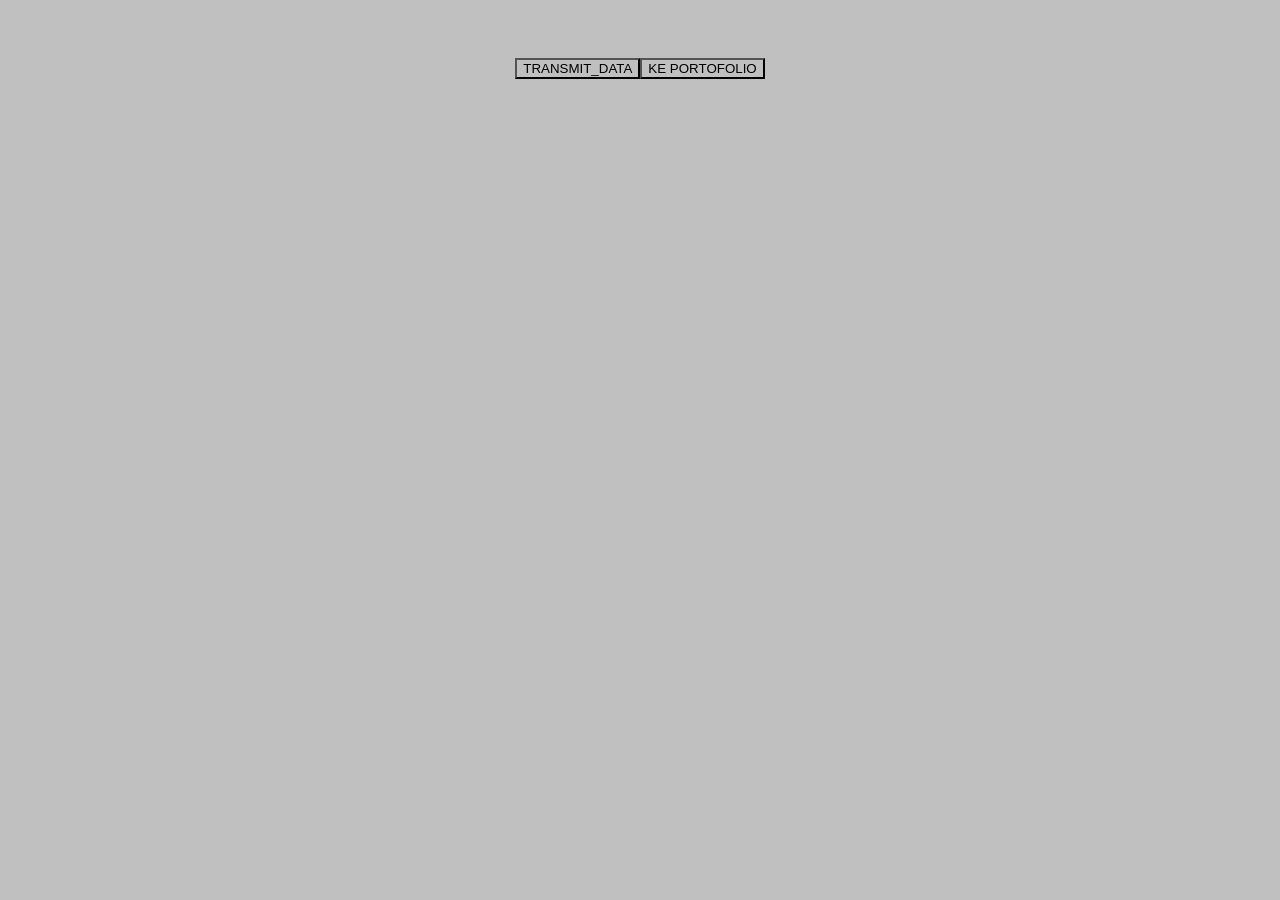
<file: index.html>
<!DOCTYPE html>
<html lang="id">
<head>
    <meta charset="UTF-8">
    <meta name="viewport" content="width=device-width, initial-scale=1.0">
    <style>
        @import url('https://fonts.googleapis.com/css2?family=VT323&display=swap');

        body {
            background-color: #c0c0c0; /* Background windows klasik */
            background-color: #c0c0c0; 
            font-family: 'VT323', monospace;
            padding: 50px;
            display: flex;
            justify-content: center;
            align-items: center;
        }

        /* Button Style sangat akurat sesuai gambar */
        .btn-transmit {
            background: #c0c0c0;
            /* Efek Outset Border Klasik */
        .btn-transmit {
            background: #c0c0c0;

            border-top: 2px solid #ffffff;
            border-left: 2px solid #ffffff;
            border-bottom: 2px solid #000000;
            border-right: 2px solid #000000;
            
            padding: 4px 25px;
            font-size: 1.5rem;
            font-weight: bold;
            color: #000;
            cursor: pointer;
            outline: none;
            box-shadow: 1px 1px 0px #444;
            text-transform: uppercase;
            letter-spacing: 1px;
            text-decoration: none; /* Menghilangkan underline jika menggunakan tag <a> */
            text-decoration: none;             display: inline-block;
        }

        .btn-transmit:active {            /* Efek Inset saat ditekan */
            border-top: 2px solid #000000;
            border-left: 2px solid #000000;
            border-bottom: 2px solid #ffffff;
            border-right: 2px solid #ffffff;
            box-shadow: none;
            transform: translate(1px, 1px);
        }
    </style>
</head>
<body>
    <!-- Menggunakan onclick untuk navigasi agar transisi terasa lebih natural setelah klik -->
    <button class="btn-transmit" onclick="navigateToPortfolio()">
        TRANSMIT_DATA
    <button class="btn-transmit" onclick="navigateToPortfolio()">
        KE PORTOFOLIO    </button>

    <script>
        function navigateToPortfolio() {
            // Memberikan sedikit delay 100ms agar user bisa melihat efek tombol ditekan
            setTimeout(() => {
                window.location.href = 'portofolio.html';
            }, 100);
        }
    </script>

</body>
</html>
</file>
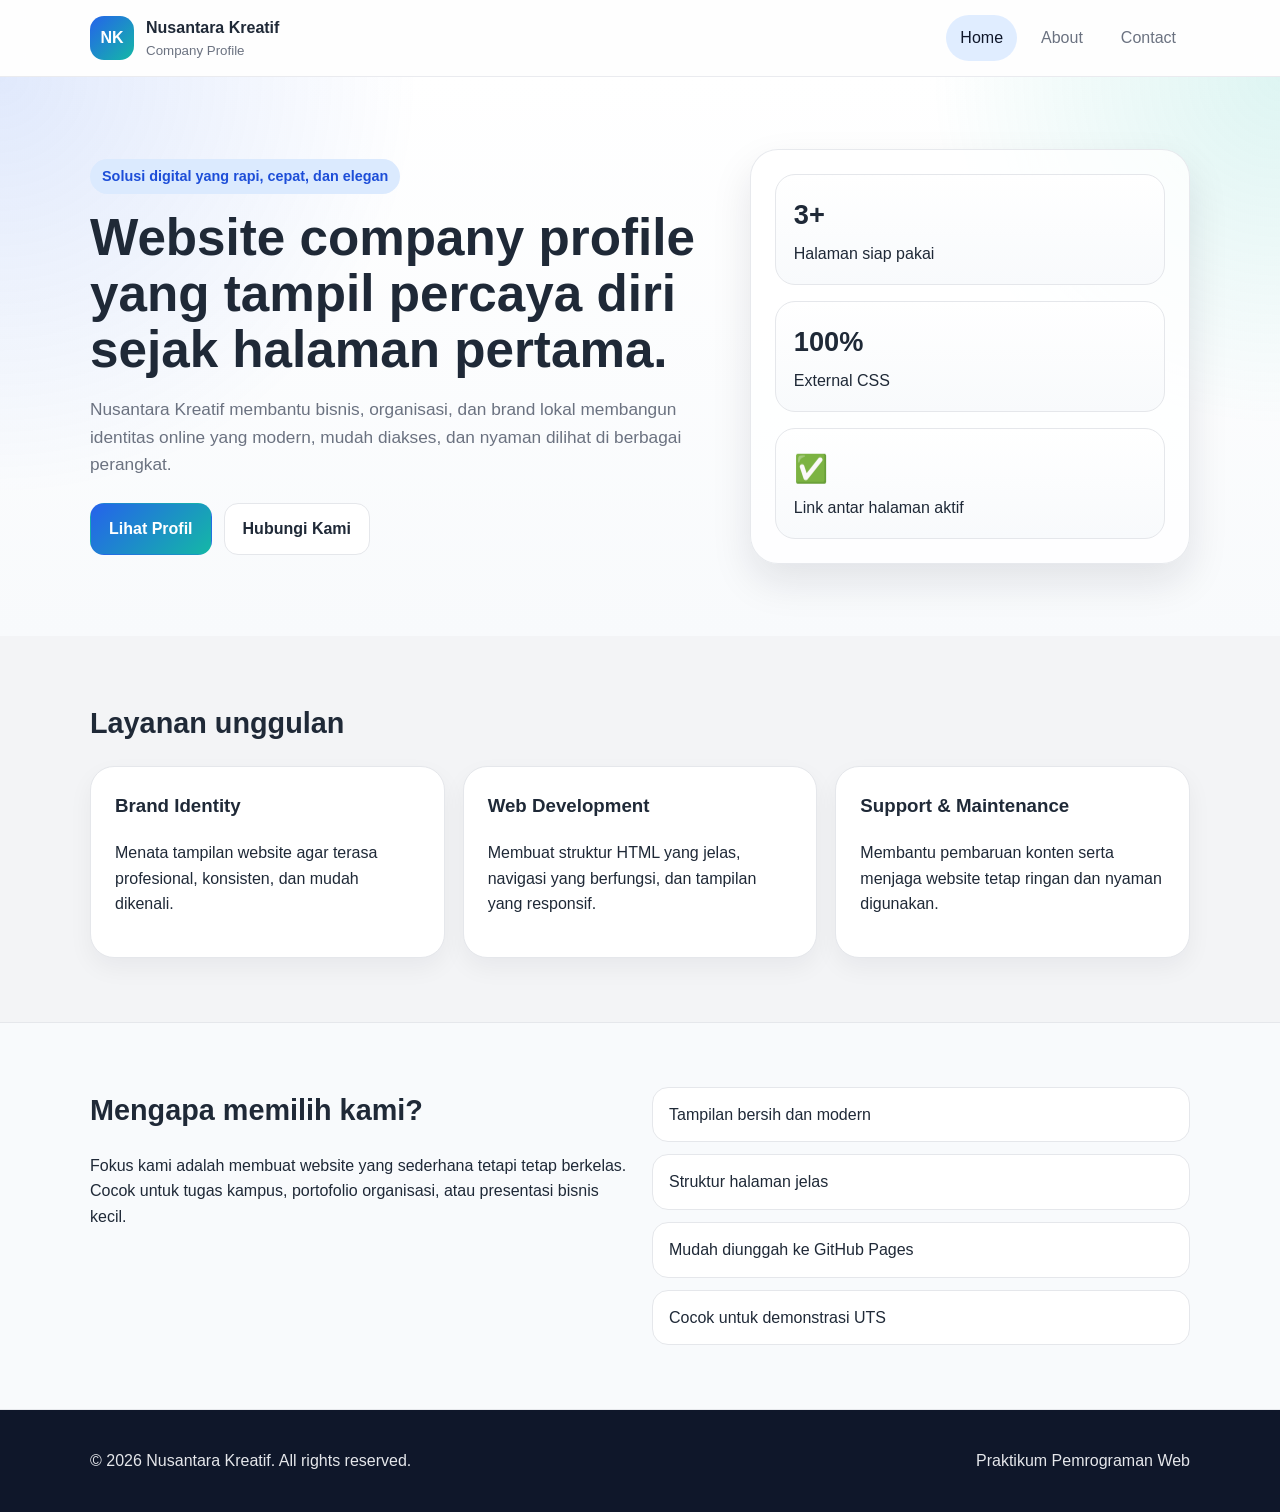
<file: UTS pemrograman web/index.html>
<!DOCTYPE html>
<html lang="id">
<head>
  <meta charset="UTF-8" />
  <meta name="viewport" content="width=device-width, initial-scale=1.0" />
  <title>Nusantara Kreatif | Home</title>
  <link rel="stylesheet" href="style.css" />
  <script defer src="script.js"></script>
</head>
<body>
  <header class="site-header">
    <div class="container nav-wrap">
      <a class="brand" href="index.html">
        <span class="brand-mark">NK</span>
        <span class="brand-text">
          <strong>Nusantara Kreatif</strong>
          <small>Company Profile</small>
        </span>
      </a>

      <button class="menu-toggle" aria-label="Buka menu" aria-expanded="false">☰</button>

      <nav class="nav" aria-label="Navigasi utama">
        <a class="active" href="index.html">Home</a>
        <a href="about.html">About</a>
        <a href="contact.html">Contact</a>
      </nav>
    </div>
  </header>

  <main>
    <section class="hero">
      <div class="container hero-grid">
        <div>
          <p class="eyebrow">Solusi digital yang rapi, cepat, dan elegan</p>
          <h1>Website company profile yang tampil percaya diri sejak halaman pertama.</h1>
          <p class="lead">
            Nusantara Kreatif membantu bisnis, organisasi, dan brand lokal membangun identitas online
            yang modern, mudah diakses, dan nyaman dilihat di berbagai perangkat.
          </p>
          <div class="hero-actions">
            <a class="btn primary" href="about.html">Lihat Profil</a>
            <a class="btn secondary" href="contact.html">Hubungi Kami</a>
          </div>
        </div>
        <div class="hero-card">
          <div class="mini-stat">
            <strong>3+</strong>
            <span>Halaman siap pakai</span>
          </div>
          <div class="mini-stat">
            <strong>100%</strong>
            <span>External CSS</span>
          </div>
          <div class="mini-stat">
            <strong>✅</strong>
            <span>Link antar halaman aktif</span>
          </div>
        </div>
      </div>
    </section>

    <section class="section">
      <div class="container">
        <h2>Layanan unggulan</h2>
        <div class="grid-3">
          <article class="card">
            <h3>Brand Identity</h3>
            <p>Menata tampilan website agar terasa profesional, konsisten, dan mudah dikenali.</p>
          </article>
          <article class="card">
            <h3>Web Development</h3>
            <p>Membuat struktur HTML yang jelas, navigasi yang berfungsi, dan tampilan yang responsif.</p>
          </article>
          <article class="card">
            <h3>Support & Maintenance</h3>
            <p>Membantu pembaruan konten serta menjaga website tetap ringan dan nyaman digunakan.</p>
          </article>
        </div>
      </div>
    </section>

    <section class="section soft">
      <div class="container split">
        <div>
          <h2>Mengapa memilih kami?</h2>
          <p>
            Fokus kami adalah membuat website yang sederhana tetapi tetap berkelas. Cocok untuk tugas
            kampus, portofolio organisasi, atau presentasi bisnis kecil.
          </p>
        </div>
        <ul class="checklist">
          <li>Tampilan bersih dan modern</li>
          <li>Struktur halaman jelas</li>
          <li>Mudah diunggah ke GitHub Pages</li>
          <li>Cocok untuk demonstrasi UTS</li>
        </ul>
      </div>
    </section>
  </main>

  <footer class="site-footer">
    <div class="container footer-grid">
      <p>© 2026 Nusantara Kreatif. All rights reserved.</p>
      <p>Praktikum Pemrograman Web</p>
    </div>
  </footer>
</body>
</html>
</file>
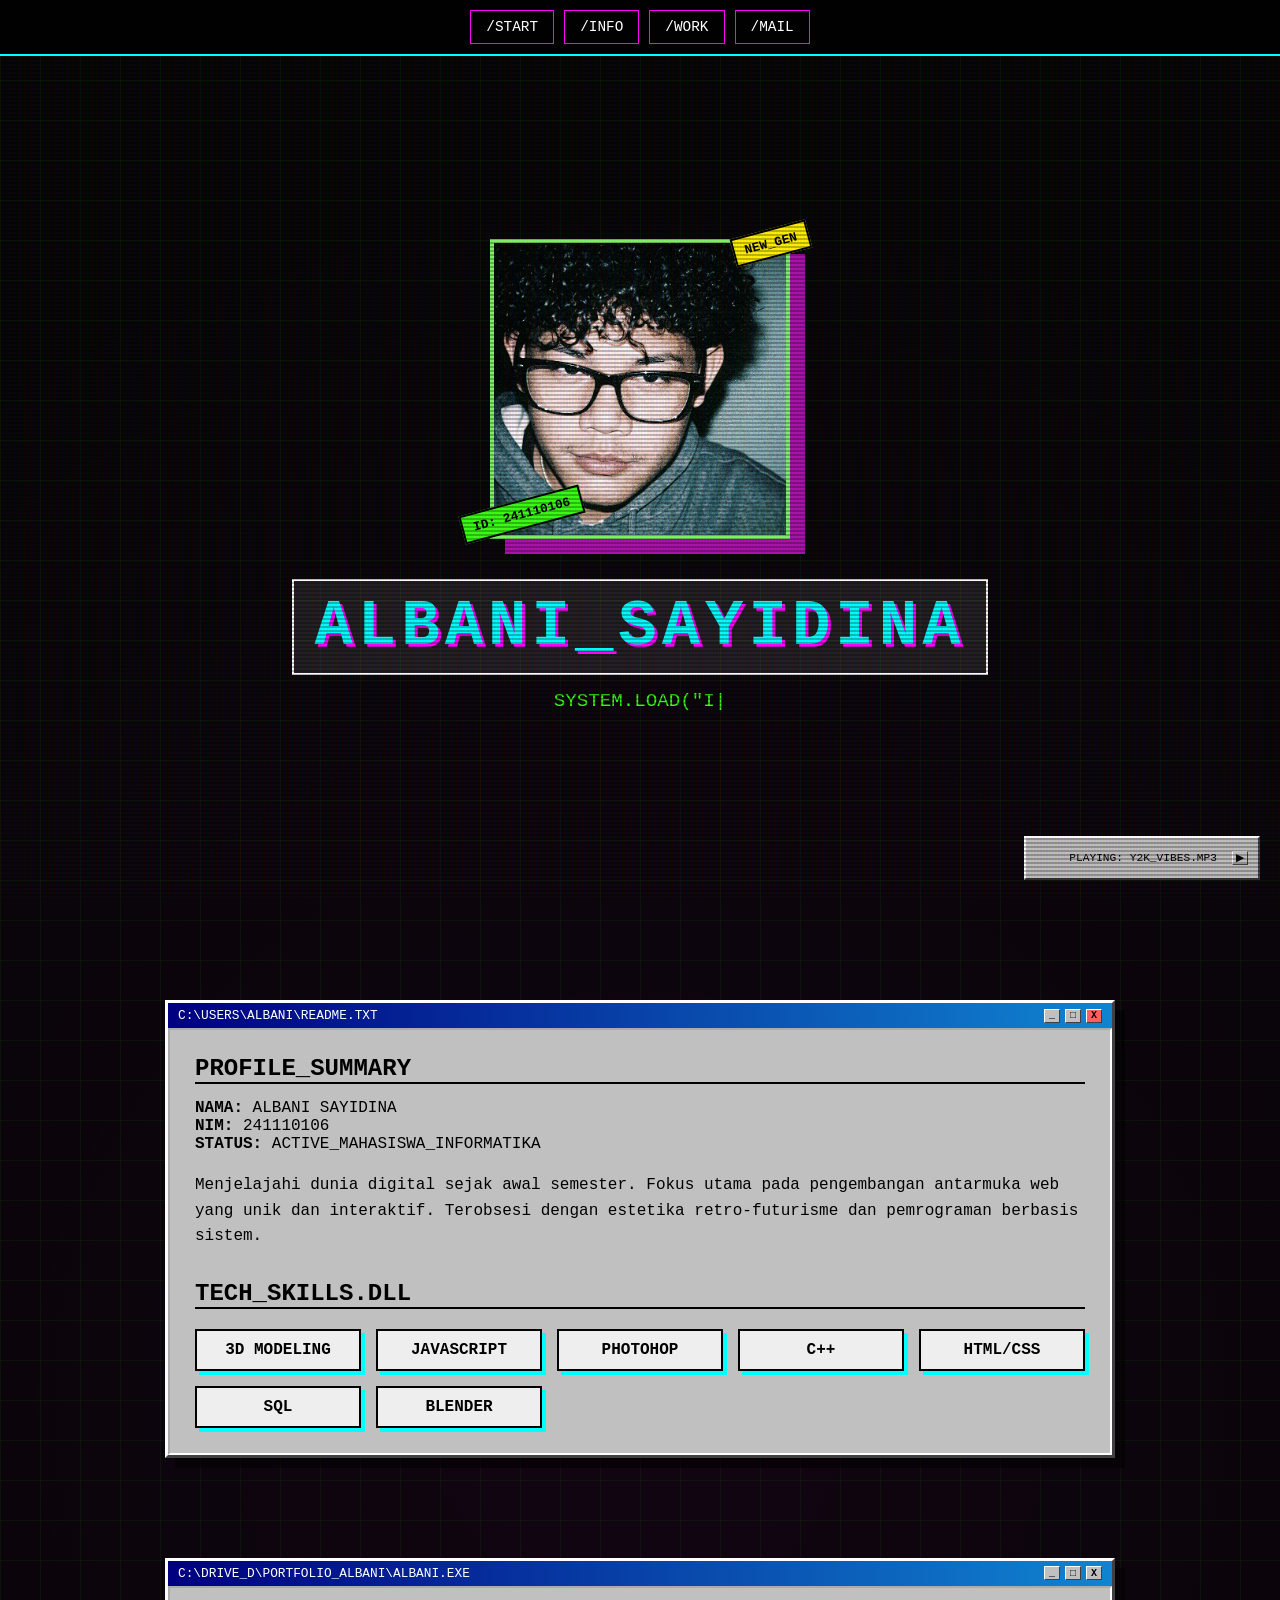
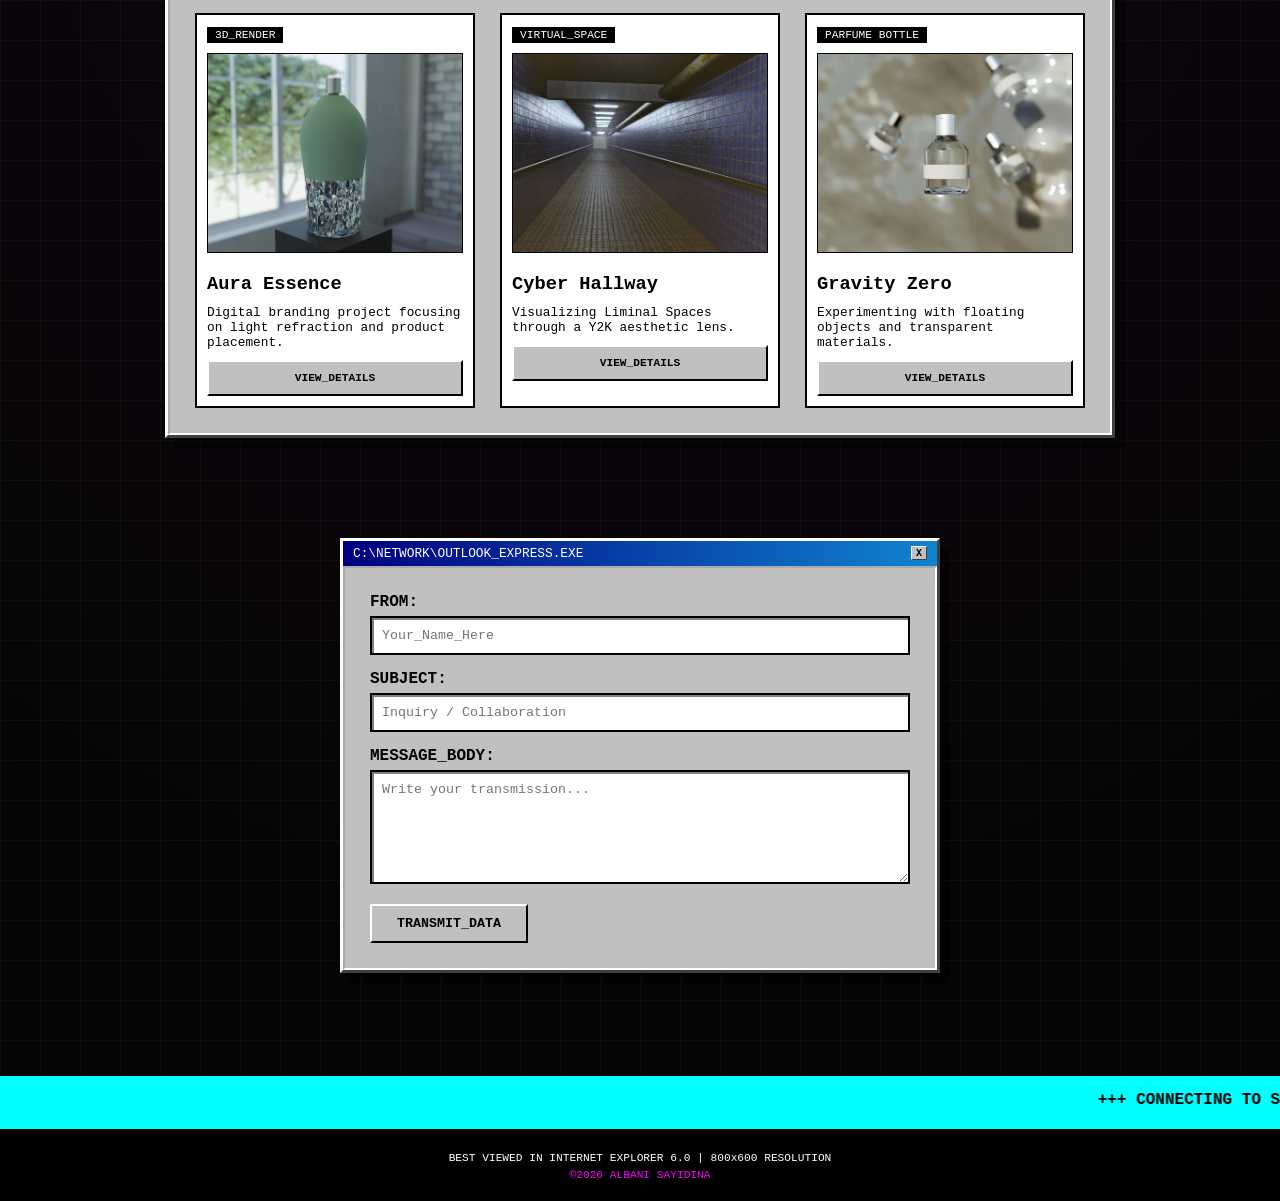
<file: coba.html>
<!DOCTYPE html>
<html lang="id">
<head>
    <meta charset="UTF-8">
    <meta name="viewport" content="width=device-width, initial-scale=1.0">
    <title>ALBANI_CYBER_SPACE_V2</title>
    <style>
        /* Custom Properties */
        :root {
            --neon-pink: #ff00ff;
            --neon-blue: #00ffff;
            --neon-green: #39ff14;
            --cyber-yellow: #fff200;
            --win-blue: #000080;
            --win-gray: #c0c0c0;
            --bg-dark: #050505;
        }

        * {
            margin: 0;
            padding: 0;
            box-sizing: border-box;
            font-family: 'Courier New', Courier, monospace;
            cursor: crosshair; /* Custom cursor vibe */
        }

        html {
            scroll-behavior: smooth;
        }

        body {
            background-color: var(--bg-dark);
            background-image: 
                radial-gradient(circle at 50% 50%, rgba(255, 0, 255, 0.05) 0%, transparent 80%),
                linear-gradient(rgba(57, 255, 20, 0.05) 1px, transparent 1px),
                linear-gradient(90deg, rgba(57, 255, 20, 0.05) 1px, transparent 1px);
            background-size: 100% 100%, 40px 40px, 40px 40px;
            color: white;
            overflow-x: hidden;
        }

        /* Scanline Effect */
        body::before {
            content: " ";
            display: block;
            position: fixed;
            top: 0; left: 0; bottom: 0; right: 0;
            background: linear-gradient(rgba(18, 16, 16, 0) 50%, rgba(0, 0, 0, 0.25) 50%), linear-gradient(90deg, rgba(255, 0, 0, 0.06), rgba(0, 255, 0, 0.02), rgba(0, 0, 255, 0.06));
            z-index: 9999;
            background-size: 100% 4px, 3px 100%;
            pointer-events: none;
        }

        /* Animations */
        @keyframes float {
            0% { transform: translateY(0px) rotate(0deg); }
            50% { transform: translateY(-15px) rotate(1deg); }
            100% { transform: translateY(0px) rotate(0deg); }
        }

        @keyframes blink {
            0%, 100% { opacity: 1; }
            50% { opacity: 0; }
        }

        /* Navigation */
        nav {
            position: fixed;
            width: 100%;
            top: 0;
            z-index: 10000;
            background: rgba(0, 0, 0, 0.8);
            border-bottom: 2px solid var(--neon-blue);
            backdrop-filter: blur(5px);
            display: flex;
            justify-content: center;
            padding: 10px;
        }

        nav .nav-container {
            display: flex;
            gap: 10px;
        }

        nav a {
            color: white;
            text-decoration: none;
            padding: 8px 15px;
            border: 1px solid var(--neon-pink);
            font-size: 0.9rem;
            transition: all 0.2s;
            position: relative;
            overflow: hidden;
        }

        nav a:hover {
            background: var(--neon-pink);
            color: black;
            box-shadow: 0 0 15px var(--neon-pink);
        }

        /* Hero Section */
        .hero {
            height: 100vh;
            display: flex;
            flex-direction: column;
            justify-content: center;
            align-items: center;
            position: relative;
            padding-top: 50px;
        }

        .profile-wrapper {
            position: relative;
            width: 300px;
            height: 300px;
            animation: float 4s ease-in-out infinite;
        }

        .profile-img {
            width: 100%;
            height: 100%;
            object-fit: cover;
            border: 4px solid var(--neon-green);
            box-shadow: 15px 15px 0 var(--neon-pink);
            filter: grayscale(0.5) contrast(1.2);
            transition: filter 0.3s;
        }

        .profile-img:hover {
            filter: grayscale(0) contrast(1.2);
        }

        .hero h1 {
            margin-top: 40px;
            font-size: clamp(2rem, 8vw, 4rem);
            text-transform: uppercase;
            letter-spacing: 5px;
            color: var(--neon-blue);
            text-shadow: 3px 3px 0 var(--neon-pink);
            background: rgba(255, 255, 255, 0.1);
            padding: 10px 20px;
            border: 2px solid white;
        }

        .typewriter {
            font-size: 1.2rem;
            color: var(--neon-green);
            margin-top: 15px;
        }

        .typewriter::after {
            content: "|";
            animation: blink 0.7s infinite;
        }

        /* Classic Window Style */
        .window {
            background: var(--win-gray);
            border: 3px solid #ffffff;
            border-right-color: #404040;
            border-bottom-color: #404040;
            box-shadow: 10px 10px 0 rgba(0, 0, 0, 0.5);
            max-width: 950px;
            margin: 100px auto;
            position: relative;
            transition: transform 0.3s;
        }

        .window:hover {
            transform: scale(1.01);
        }

        .window-header {
            background: linear-gradient(90deg, var(--win-blue), #1084d0);
            color: white;
            padding: 5px 10px;
            display: flex;
            justify-content: space-between;
            align-items: center;
            font-size: 0.8rem;
        }

        .window-controls {
            display: flex;
            gap: 5px;
        }

        .win-btn {
            width: 16px;
            height: 14px;
            background: var(--win-gray);
            border: 1px solid white;
            border-right-color: #404040;
            border-bottom-color: #404040;
            display: flex;
            align-items: center;
            justify-content: center;
            color: black;
            font-size: 10px;
            font-weight: bold;
        }

        .window-body {
            padding: 25px;
            border: 2px inset white;
            color: black;
            max-height: 85vh;
            overflow-y: auto;
        }

        /* Skills Section */
        .skills-grid {
            display: grid;
            grid-template-columns: repeat(auto-fit, minmax(140px, 1fr));
            gap: 15px;
            margin-top: 20px;
        }

        .skill-chip {
            background: #eee;
            border: 2px solid black;
            padding: 10px;
            text-align: center;
            font-weight: bold;
            box-shadow: 4px 4px 0 var(--neon-blue);
            transition: 0.2s;
        }

        .skill-chip:hover {
            background: var(--cyber-yellow);
            transform: translate(2px, 2px);
            box-shadow: 2px 2px 0 black;
        }

        /* Project Cards Redesign */
        .projects-grid {
            display: grid;
            grid-template-columns: repeat(auto-fit, minmax(280px, 1fr));
            gap: 25px;
        }

        .card {
            background: white;
            border: 2px solid black;
            padding: 10px;
            position: relative;
            overflow: hidden;
            transition: all 0.3s;
        }

        .card:hover {
            background: var(--cyber-yellow);
            transform: translate(-5px, -5px);
            box-shadow: 7px 7px 0 black;
        }

        .card img {
            width: 100%;
            height: 200px;
            object-fit: cover;
            border: 1px solid black;
            margin-bottom: 15px;
        }

        .card-tag {
            background: black;
            color: white;
            display: inline-block;
            padding: 2px 8px;
            font-size: 0.7rem;
            margin-bottom: 10px;
        }

        /* Interactive Elements */
        .sticker {
            position: absolute;
            background: var(--neon-green);
            color: black;
            padding: 5px 10px;
            font-weight: bold;
            font-size: 0.8rem;
            transform: rotate(-15deg);
            border: 2px solid black;
            pointer-events: none;
            z-index: 5;
        }

        .music-player {
            position: fixed;
            bottom: 20px;
            right: 20px;
            background: var(--win-gray);
            border: 2px solid white;
            border-right-color: #404040;
            border-bottom-color: #404040;
            padding: 10px;
            display: flex;
            align-items: center;
            gap: 15px;
            z-index: 999;
        }

        .visualizer {
            display: flex;
            gap: 2px;
            align-items: flex-end;
            height: 20px;
        }

        .bar {
            width: 3px;
            background: var(--win-blue);
            animation: barHeight 1s infinite ease-in-out;
        }

        @keyframes barHeight {
            0%, 100% { height: 5px; }
            50% { height: 20px; }
        }

        /* Form Controls */
        .input-group {
            margin-bottom: 15px;
        }

        label {
            display: block;
            margin-bottom: 5px;
            font-weight: bold;
            text-transform: uppercase;
        }

        input, textarea {
            width: 100%;
            padding: 10px;
            border: 2px solid black;
            background: #fff;
            box-shadow: inset 2px 2px 0 #808080;
            font-family: inherit;
        }

        .submit-btn {
            background: var(--win-gray);
            border: 2px solid white;
            border-right-color: black;
            border-bottom-color: black;
            padding: 10px 25px;
            font-weight: bold;
            text-transform: uppercase;
            transition: all 0.1s;
        }

        .submit-btn:active {
            border: 2px solid black;
            border-right-color: white;
            border-bottom-color: white;
            transform: translate(2px, 2px);
        }

        .marquee-footer {
            background: var(--neon-blue);
            color: black;
            padding: 15px 0;
            font-weight: bold;
            border-top: 3px solid black;
            border-bottom: 3px solid black;
            margin-top: 50px;
        }

        /* Scroll Animation Class */
        .reveal {
            opacity: 0;
            transform: translateY(30px);
            transition: all 0.6s ease-out;
        }

        .reveal.active {
            opacity: 1;
            transform: translateY(0);
        }

        /* Responsive */
        @media (max-width: 768px) {
            .hero { height: auto; padding: 120px 20px; }
            .profile-wrapper { width: 200px; height: 200px; }
            .window { margin: 50px 15px; }
        }
    </style>
</head>
<body>

    <!-- Navigator -->
    <nav>
        <div class="nav-container">
            <a href="#home">/START</a>
            <a href="#about">/INFO</a>
            <a href="#projects">/WORK</a>
            <a href="#contact">/MAIL</a>
        </div>
    </nav>

    <!-- Music Player (Visual Decor) -->
    <div class="music-player">
        <div class="visualizer">
            <div class="bar" style="animation-delay: 0.1s"></div>
            <div class="bar" style="animation-delay: 0.3s"></div>
            <div class="bar" style="animation-delay: 0.2s"></div>
            <div class="bar" style="animation-delay: 0.4s"></div>
        </div>
        <audio controls autoplay muted style="display: none;">
        <source src="sinaran.mp3" type="audio/mpeg">
    </audio>
        <div style="font-size: 0.7rem; color: black;">
            PLAYING: Y2K_VIBES.MP3
        </div>
        <div class="win-btn">▶</div>
    </div>

    <!-- Hero Section -->
    <section class="hero" id="home">
        <div class="profile-wrapper">
            <div class="sticker" style="top: -10px; right: -20px; background: var(--cyber-yellow);">NEW_GEN</div>
            <img src="ALBANI.jpeg" alt="Albani" class="profile-img">
            <div class="sticker" style="bottom: 10px; left: -30px;">ID: 241110106</div>
        </div>
        <h1>ALBANI_SAYIDINA</h1>
        <div class="typewriter">SYSTEM.LOAD("INFORMATIKA_STUDENT")...</div>
    </section>

    <!-- About & Skills Section -->
    <section id="about" class="reveal">
        <div class="window">
            <div class="window-header">
                <span>C:\USERS\ALBANI\README.TXT</span>
                <div class="window-controls">
                    <div class="win-btn">_</div>
                    <div class="win-btn">□</div>
                    <div class="win-btn" style="background: #ff5f5f;">X</div>
                </div>
            </div>
            <div class="window-body">
                <h2 style="margin-bottom: 15px; border-bottom: 2px solid black;">PROFILE_SUMMARY</h2>
                <p><strong>NAMA:</strong> ALBANI SAYIDINA</p>
                <p><strong>NIM:</strong> 241110106</p>
                <p><strong>STATUS:</strong> ACTIVE_MAHASISWA_INFORMATIKA</p>
                <p style="margin-top: 20px; line-height: 1.6;">
                    Menjelajahi dunia digital sejak awal semester. Fokus utama pada pengembangan antarmuka web yang unik dan interaktif. Terobsesi dengan estetika retro-futurisme dan pemrograman berbasis sistem.
                </p>

                <h2 style="margin: 30px 0 15px 0; border-bottom: 2px solid black;">TECH_SKILLS.DLL</h2>
                <div class="skills-grid">
                    <div class="skill-chip">3D MODELING</div>
                    <div class="skill-chip">JAVASCRIPT</div>
                    <div class="skill-chip">PHOTOHOP</div>
                    <div class="skill-chip">C++</div>
                    <div class="skill-chip">HTML/CSS</div>
                    <div class="skill-chip">SQL</div>
                    <div class="skill-chip">BLENDER</div>
                </div>
            </div>
        </div>
    </section>

    <section id="projects" class="reveal">
        <div class="window">
            <div class="window-header">
                <span>C:\DRIVE_D\PORTFOLIO_ALBANI\ALBANI.EXE</span>
                <div class="window-controls">
                    <div class="win-btn">_</div>
                    <div class="win-btn">□</div>
                    <div class="win-btn">X</div>
                </div>
            </div>
            <div class="window-body">
                <div class="projects-grid">
                    <!-- Project 1 -->
                    <div class="card">
                        <span class="card-tag">3D_RENDER</span>
                        <img src="parfum.jpg" alt="Parfum Project">
                        <h3>Aura Essence</h3>
                        <p style="font-size: 0.8rem; margin: 10px 0;">Digital branding project focusing on light refraction and product placement.</p>
                        <button class="submit-btn" style="width: 100%; font-size: 0.7rem;">VIEW_DETAILS</button>
                    </div>
                    <!-- Project 2 -->
                    <div class="card">
                        <span class="card-tag">VIRTUAL_SPACE</span>
                        <img src="lorong.jpg" alt="Lorong Project">
                        <h3>Cyber Hallway</h3>
                        <p style="font-size: 0.8rem; margin: 10px 0;">Visualizing Liminal Spaces through a Y2K aesthetic lens.</p>
                        <button class="submit-btn" style="width: 100%; font-size: 0.7rem;">VIEW_DETAILS</button>
                    </div>

                    <div class="card">
                        <span class="card-tag">PARFUME BOTTLE</span>
                        <img src="pp.jpg" alt="Liquid Project">
                        <h3>Gravity Zero</h3>
                        <p style="font-size: 0.8rem; margin: 10px 0;">Experimenting with floating objects and transparent materials.</p>
                        <button class="submit-btn" style="width: 100%; font-size: 0.7rem;">VIEW_DETAILS</button>
                    </div>
                </div>
            </div>
        </div>
    </section>

    <section id="contact" class="reveal">
        <div class="window" style="max-width: 600px;">
            <div class="window-header">
                <span>C:\NETWORK\OUTLOOK_EXPRESS.EXE</span>
                <div class="window-controls">
                    <div class="win-btn">X</div>
                </div>
            </div>
            <div class="window-body">
                <form onsubmit="event.preventDefault();">
                    <div class="input-group">
                        <label>FROM:</label>
                        <input type="text" placeholder="Your_Name_Here">
                    </div>
                    <div class="input-group">
                        <label>SUBJECT:</label>
                        <input type="text" placeholder="Inquiry / Collaboration">
                    </div>
                    <div class="input-group">
                        <label>MESSAGE_BODY:</label>
                        <textarea rows="6" placeholder="Write your transmission..."></textarea>
                    </div>
                    <button type="submit" class="submit-btn">TRANSMIT_DATA</button>
                </form>
            </div>
        </div>
    </section>

    <div class="marquee-footer">
        <marquee scrollamount="10">
            +++ CONNECTING TO SERVER... OK +++ ALBANI_SAYIDINA // 241110106 // INFORMATIKA +++ NO_SYSTEM_IS_SAFE +++ ESTABLISHED_2026 +++
        </marquee>
    </div>

    <footer style="text-align: center; padding: 20px; font-size: 0.7rem; background: black;">
        <p>BEST VIEWED IN INTERNET EXPLORER 6.0 | 800x600 RESOLUTION</p>
        <p style="margin-top: 5px; color: var(--neon-pink);">©2026 ALBANI SAYIDINA</p>
    </footer>

    <script>
        function reveal() {
            var reveals = document.querySelectorAll(".reveal");
            for (var i = 0; i < reveals.length; i++) {
                var windowHeight = window.innerHeight;
                var elementTop = reveals[i].getBoundingClientRect().top;
                var elementVisible = 150;
                if (elementTop < windowHeight - elementVisible) {
                    reveals[i].classList.add("active");
                }
            }
        }

        window.addEventListener("scroll", reveal);

        const text = 'SYSTEM.LOAD("INFORMATIKA_STUDENT")...';
        let index = 0;
        const typewriterElement = document.querySelector('.typewriter');
        typewriterElement.innerHTML = '';

        function type() {
            if (index < text.length) {
                typewriterElement.innerHTML += text.charAt(index);
                index++;
                setTimeout(type, 100);
            }
        }

        window.onload = () => {
            type();
            reveal();
        };
    </script>
</body>
</html>
</file>
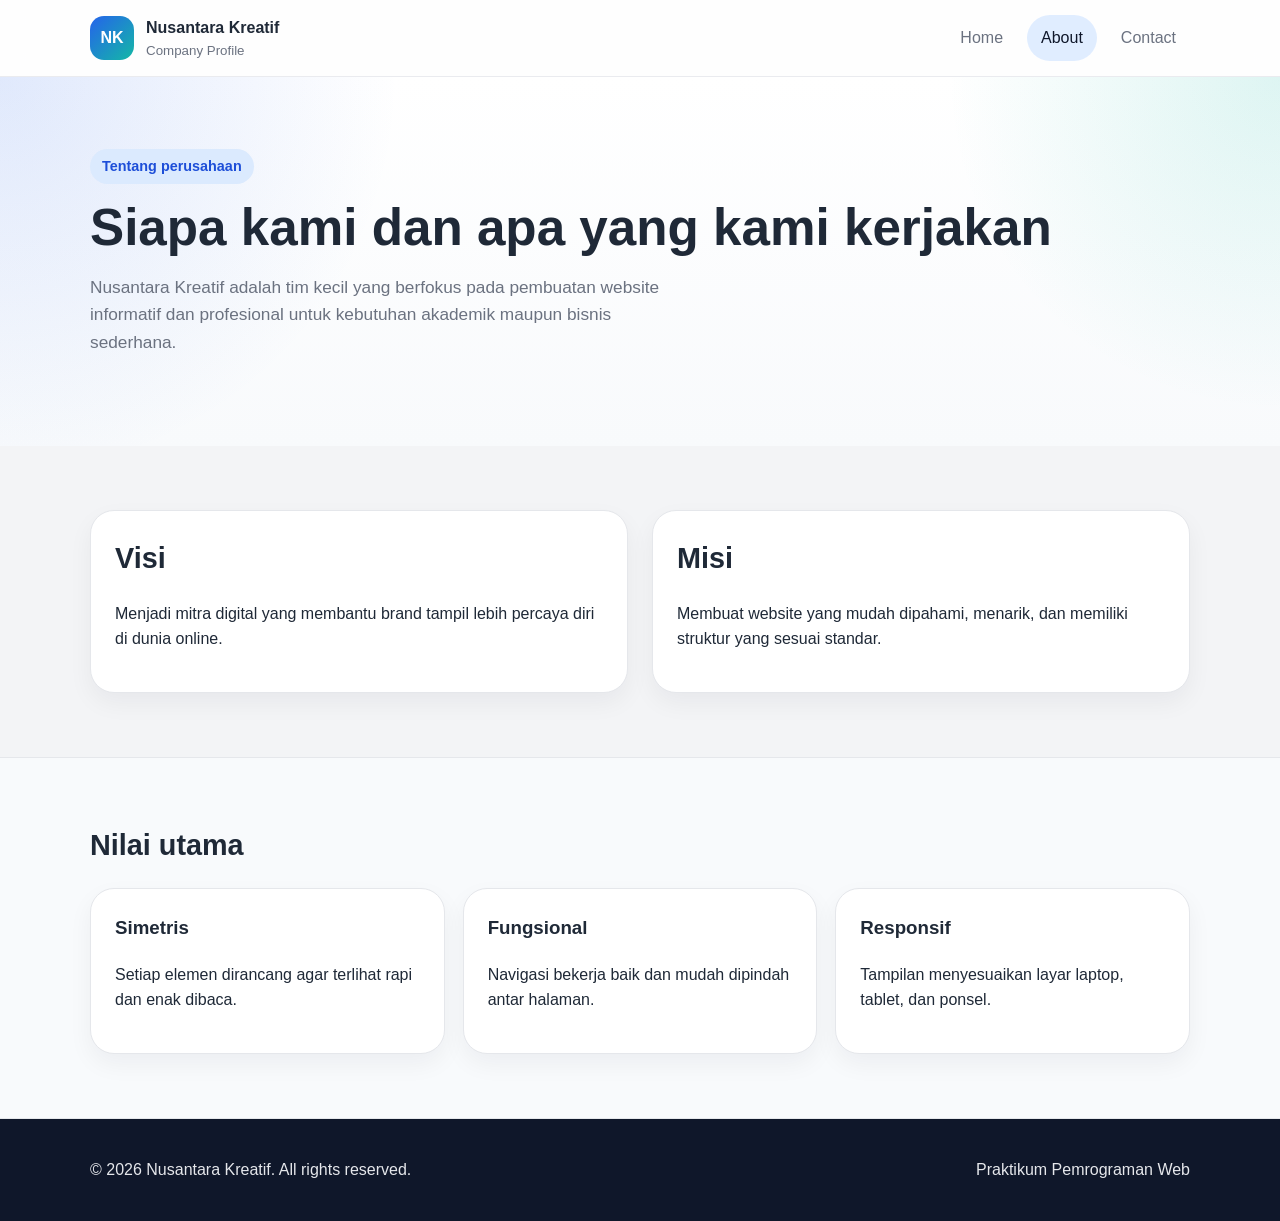
<file: UTS pemrograman web/about.html>
<!DOCTYPE html>
<html lang="id">
<head>
  <meta charset="UTF-8" />
  <meta name="viewport" content="width=device-width, initial-scale=1.0" />
  <title>Nusantara Kreatif | About</title>
  <link rel="stylesheet" href="style.css" />
  <script defer src="script.js"></script>
</head>
<body>
  <header class="site-header">
    <div class="container nav-wrap">
      <a class="brand" href="index.html">
        <span class="brand-mark">NK</span>
        <span class="brand-text">
          <strong>Nusantara Kreatif</strong>
          <small>Company Profile</small>
        </span>
      </a>

      <button class="menu-toggle" aria-label="Buka menu" aria-expanded="false">☰</button>

      <nav class="nav" aria-label="Navigasi utama">
        <a href="index.html">Home</a>
        <a class="active" href="about.html">About</a>
        <a href="contact.html">Contact</a>
      </nav>
    </div>
  </header>

  <main>
    <section class="page-hero">
      <div class="container">
        <p class="eyebrow">Tentang perusahaan</p>
        <h1>Siapa kami dan apa yang kami kerjakan</h1>
        <p class="lead">
          Nusantara Kreatif adalah tim kecil yang berfokus pada pembuatan website informatif dan
          profesional untuk kebutuhan akademik maupun bisnis sederhana.
        </p>
      </div>
    </section>

    <section class="section">
      <div class="container split">
        <article class="card">
          <h2>Visi</h2>
          <p>
            Menjadi mitra digital yang membantu brand tampil lebih percaya diri di dunia online.
          </p>
        </article>
        <article class="card">
          <h2>Misi</h2>
          <p>
            Membuat website yang mudah dipahami, menarik, dan memiliki struktur yang sesuai standar.
          </p>
        </article>
      </div>
    </section>

    <section class="section soft">
      <div class="container">
        <h2>Nilai utama</h2>
        <div class="grid-3">
          <article class="card">
            <h3>Simetris</h3>
            <p>Setiap elemen dirancang agar terlihat rapi dan enak dibaca.</p>
          </article>
          <article class="card">
            <h3>Fungsional</h3>
            <p>Navigasi bekerja baik dan mudah dipindah antar halaman.</p>
          </article>
          <article class="card">
            <h3>Responsif</h3>
            <p>Tampilan menyesuaikan layar laptop, tablet, dan ponsel.</p>
          </article>
        </div>
      </div>
    </section>
  </main>

  <footer class="site-footer">
    <div class="container footer-grid">
      <p>© 2026 Nusantara Kreatif. All rights reserved.</p>
      <p>Praktikum Pemrograman Web</p>
    </div>
  </footer>
</body>
</html>
</file>
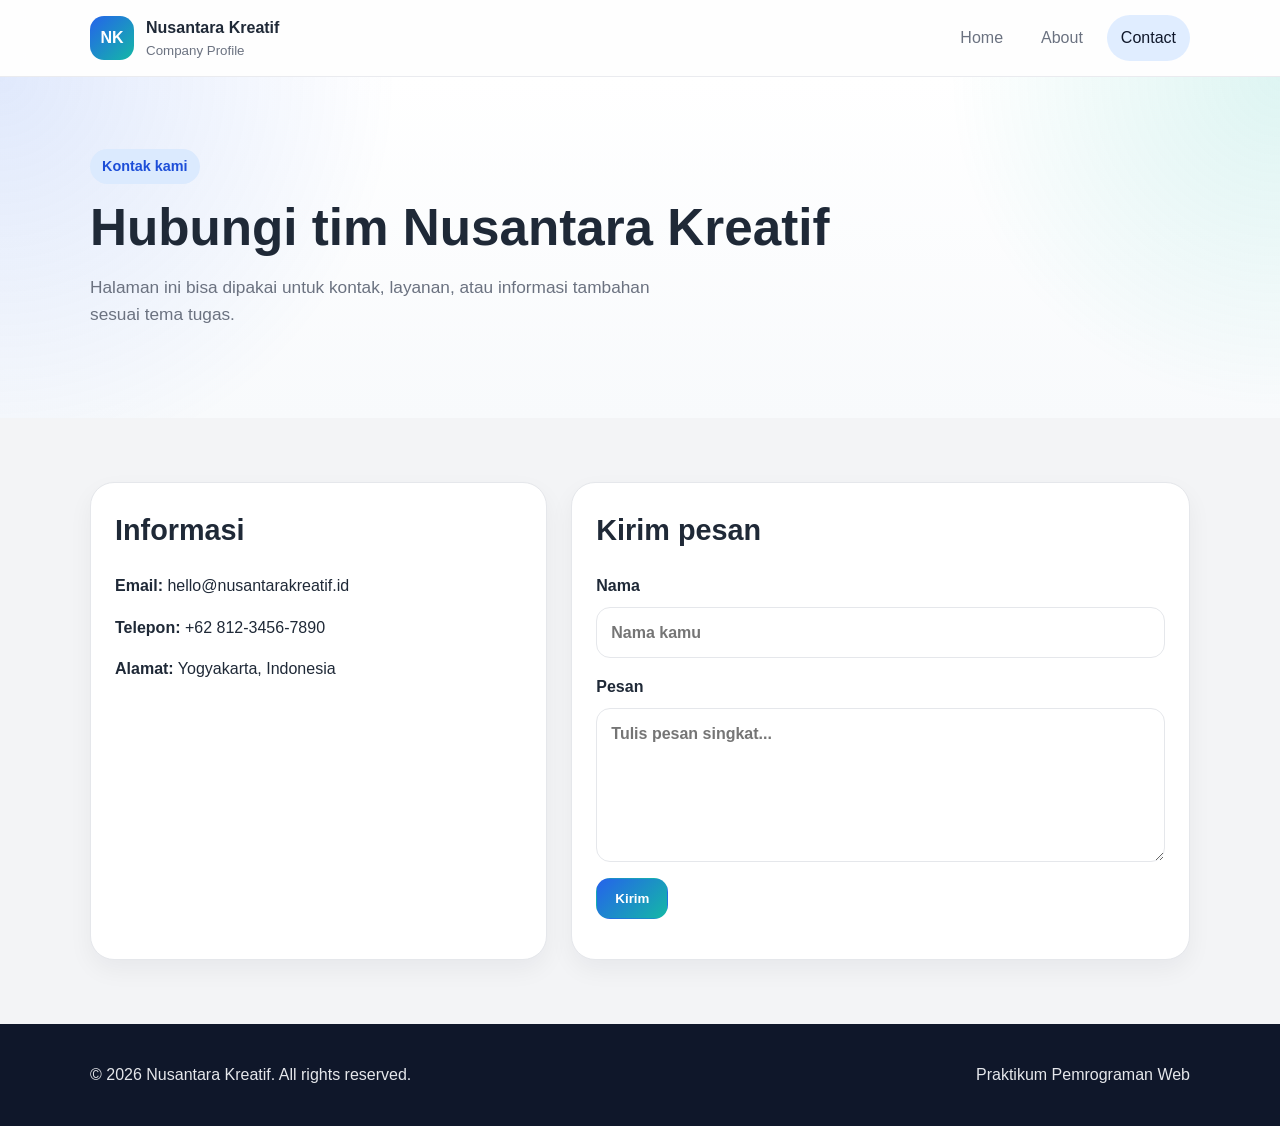
<file: UTS pemrograman web/contact.html>
<!DOCTYPE html>
<html lang="id">
<head>
  <meta charset="UTF-8" />
  <meta name="viewport" content="width=device-width, initial-scale=1.0" />
  <title>Nusantara Kreatif | Contact</title>
  <link rel="stylesheet" href="style.css" />
  <script defer src="script.js"></script>
</head>
<body>
  <header class="site-header">
    <div class="container nav-wrap">
      <a class="brand" href="index.html">
        <span class="brand-mark">NK</span>
        <span class="brand-text">
          <strong>Nusantara Kreatif</strong>
          <small>Company Profile</small>
        </span>
      </a>

      <button class="menu-toggle" aria-label="Buka menu" aria-expanded="false">☰</button>

      <nav class="nav" aria-label="Navigasi utama">
        <a href="index.html">Home</a>
        <a href="about.html">About</a>
        <a class="active" href="contact.html">Contact</a>
      </nav>
    </div>
  </header>

  <main>
    <section class="page-hero">
      <div class="container">
        <p class="eyebrow">Kontak kami</p>
        <h1>Hubungi tim Nusantara Kreatif</h1>
        <p class="lead">
          Halaman ini bisa dipakai untuk kontak, layanan, atau informasi tambahan sesuai tema tugas.
        </p>
      </div>
    </section>

    <section class="section">
      <div class="container contact-grid">
        <article class="card">
          <h2>Informasi</h2>
          <p><strong>Email:</strong> hello@nusantarakreatif.id</p>
          <p><strong>Telepon:</strong> +62 812-3456-7890</p>
          <p><strong>Alamat:</strong> Yogyakarta, Indonesia</p>
        </article>

        <form class="card contact-form" id="contactForm">
          <h2>Kirim pesan</h2>
          <label>
            Nama
            <input type="text" id="name" placeholder="Nama kamu" required />
          </label>
          <label>
            Pesan
            <textarea id="message" rows="5" placeholder="Tulis pesan singkat..." required></textarea>
          </label>
          <button type="submit" class="btn primary">Kirim</button>
          <p class="form-note" id="formNote" aria-live="polite"></p>
        </form>
      </div>
    </section>
  </main>

  <footer class="site-footer">
    <div class="container footer-grid">
      <p>© 2026 Nusantara Kreatif. All rights reserved.</p>
      <p>Praktikum Pemrograman Web</p>
    </div>
  </footer>
</body>
</html>
</file>
<file: UTS pemrograman web/style.css>
:root {
  --bg: #0f172a;
  --panel: #111827;
  --soft: #f8fafc;
  --card: #ffffff;
  --text: #1f2937;
  --muted: #6b7280;
  --accent: #2563eb;
  --accent-2: #14b8a6;
  --border: #e5e7eb;
  --shadow: 0 18px 40px rgba(15, 23, 42, 0.10);
}

* {
  box-sizing: border-box;
}

html {
  scroll-behavior: smooth;
}

body {
  margin: 0;
  font-family: Arial, Helvetica, sans-serif;
  color: var(--text);
  background: #f3f4f6;
  line-height: 1.6;
}

a {
  text-decoration: none;
  color: inherit;
}

.container {
  width: min(1100px, calc(100% - 32px));
  margin: 0 auto;
}

.site-header {
  position: sticky;
  top: 0;
  z-index: 20;
  background: rgba(255, 255, 255, 0.88);
  backdrop-filter: blur(12px);
  border-bottom: 1px solid rgba(229, 231, 235, 0.8);
}

.nav-wrap {
  display: flex;
  align-items: center;
  justify-content: space-between;
  min-height: 76px;
  gap: 16px;
}

.brand {
  display: flex;
  align-items: center;
  gap: 12px;
}

.brand-mark {
  width: 44px;
  height: 44px;
  border-radius: 14px;
  display: grid;
  place-items: center;
  color: #fff;
  background: linear-gradient(135deg, var(--accent), var(--accent-2));
  font-weight: 700;
}

.brand-text {
  display: flex;
  flex-direction: column;
}

.brand-text small {
  color: var(--muted);
}

.nav {
  display: flex;
  gap: 10px;
  align-items: center;
}

.nav a {
  padding: 10px 14px;
  border-radius: 999px;
  color: var(--muted);
  transition: 0.2s ease;
}

.nav a:hover,
.nav a.active {
  background: #e0edff;
  color: #0f172a;
}

.menu-toggle {
  display: none;
  border: 1px solid var(--border);
  background: white;
  border-radius: 12px;
  width: 44px;
  height: 44px;
  font-size: 1.2rem;
}

.hero,
.page-hero {
  padding: 72px 0;
  background:
    radial-gradient(circle at top left, rgba(37, 99, 235, 0.14), transparent 30%),
    radial-gradient(circle at top right, rgba(20, 184, 166, 0.14), transparent 25%),
    linear-gradient(180deg, #ffffff 0%, #f8fafc 100%);
}

.hero-grid,
.split,
.contact-grid {
  display: grid;
  gap: 24px;
}

.hero-grid {
  grid-template-columns: 1.3fr 0.9fr;
  align-items: center;
}

.hero h1,
.page-hero h1 {
  margin: 0 0 16px;
  font-size: clamp(2rem, 4vw, 4rem);
  line-height: 1.1;
}

.eyebrow {
  display: inline-block;
  margin: 0 0 16px;
  padding: 6px 12px;
  border-radius: 999px;
  background: #dbeafe;
  color: #1d4ed8;
  font-size: 0.9rem;
  font-weight: 700;
}

.lead {
  font-size: 1.08rem;
  color: var(--muted);
  max-width: 62ch;
}

.hero-actions {
  display: flex;
  flex-wrap: wrap;
  gap: 12px;
  margin-top: 24px;
}

.btn {
  display: inline-block;
  padding: 12px 18px;
  border-radius: 14px;
  font-weight: 700;
  border: 1px solid transparent;
}

.btn.primary {
  background: linear-gradient(135deg, var(--accent), var(--accent-2));
  color: white;
}

.btn.secondary {
  background: white;
  border-color: var(--border);
}

.hero-card {
  background: rgba(255, 255, 255, 0.78);
  border: 1px solid rgba(229, 231, 235, 0.9);
  border-radius: 28px;
  box-shadow: var(--shadow);
  padding: 24px;
  display: grid;
  gap: 16px;
}

.mini-stat {
  padding: 18px;
  border-radius: 20px;
  background: linear-gradient(180deg, #ffffff, #f8fafc);
  border: 1px solid var(--border);
}

.mini-stat strong {
  display: block;
  font-size: 1.7rem;
  margin-bottom: 4px;
}

.section {
  padding: 64px 0;
}

.section.soft {
  background: var(--soft);
  border-top: 1px solid var(--border);
  border-bottom: 1px solid var(--border);
}

.section h2 {
  margin-top: 0;
  margin-bottom: 20px;
  font-size: 1.8rem;
}

.grid-3 {
  display: grid;
  grid-template-columns: repeat(3, 1fr);
  gap: 18px;
}

.card {
  background: var(--card);
  border: 1px solid var(--border);
  border-radius: 24px;
  padding: 24px;
  box-shadow: 0 10px 24px rgba(15, 23, 42, 0.05);
}

.card h3,
.card h2 {
  margin-top: 0;
}

.checklist {
  list-style: none;
  padding: 0;
  margin: 0;
  display: grid;
  gap: 12px;
}

.checklist li {
  background: white;
  border: 1px solid var(--border);
  border-radius: 16px;
  padding: 14px 16px;
}

.split {
  grid-template-columns: repeat(2, 1fr);
  align-items: start;
}

.contact-grid {
  grid-template-columns: 0.85fr 1.15fr;
}

.contact-form label {
  display: grid;
  gap: 8px;
  margin-bottom: 16px;
  font-weight: 700;
}

.contact-form input,
.contact-form textarea {
  width: 100%;
  border: 1px solid var(--border);
  border-radius: 14px;
  padding: 12px 14px;
  font: inherit;
}

.form-note {
  margin-bottom: 0;
  color: var(--accent);
  font-weight: 700;
}

.site-footer {
  background: var(--bg);
  color: #e5e7eb;
  padding: 22px 0;
}

.footer-grid {
  display: flex;
  flex-wrap: wrap;
  justify-content: space-between;
  gap: 10px;
}

@media (max-width: 860px) {
  .hero-grid,
  .grid-3,
  .split,
  .contact-grid {
    grid-template-columns: 1fr;
  }

  .menu-toggle {
    display: inline-grid;
    place-items: center;
  }

  .nav {
    display: none;
    position: absolute;
    top: 76px;
    right: 16px;
    left: 16px;
    background: white;
    flex-direction: column;
    align-items: stretch;
    padding: 12px;
    border: 1px solid var(--border);
    border-radius: 18px;
    box-shadow: var(--shadow);
  }

  .nav.open {
    display: flex;
  }

  .nav a {
    padding: 12px 14px;
  }
}
</file>
